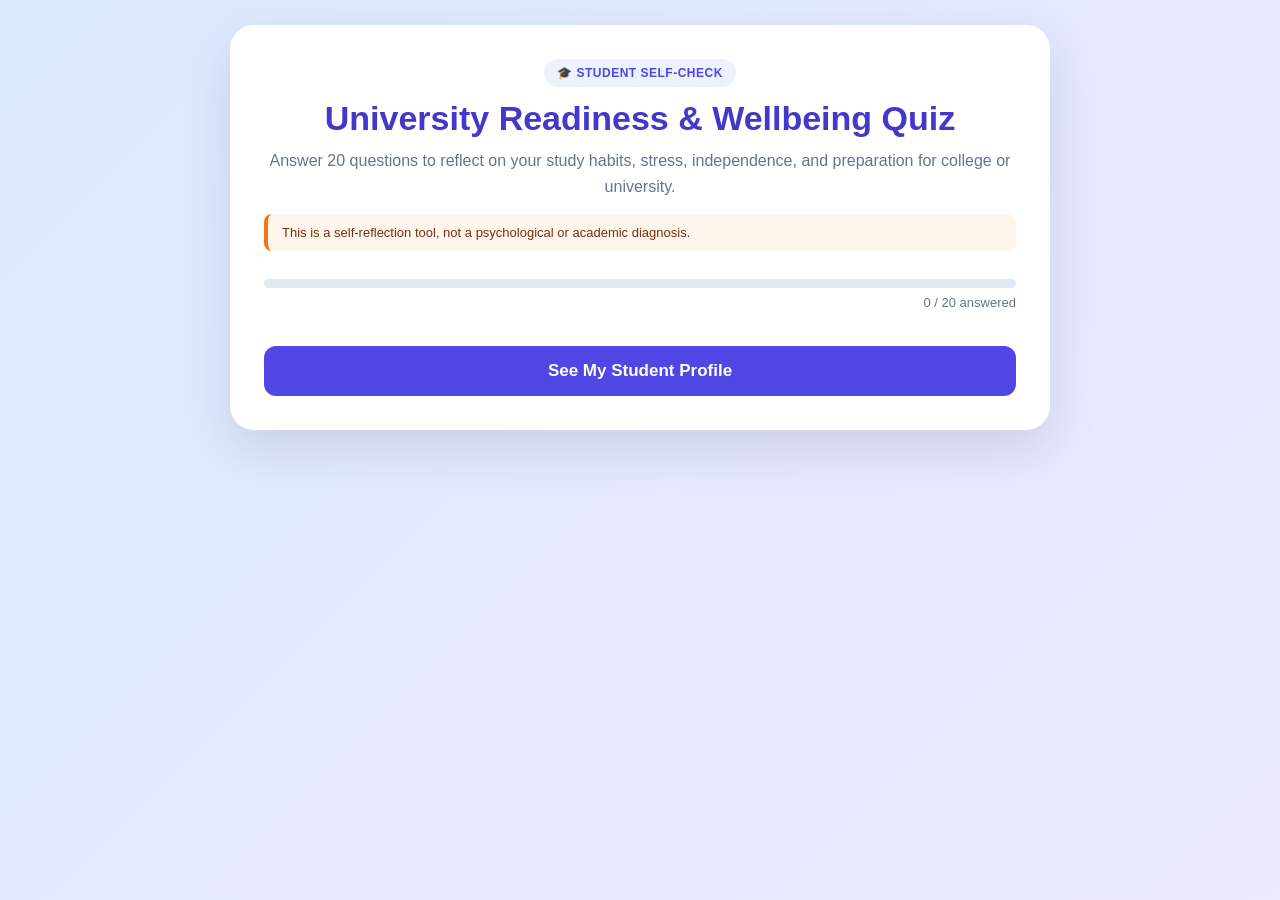
<file: index.html>
<!DOCTYPE html>
<html lang="en">
<head>
  <meta charset="UTF-8">
  <meta name="viewport" content="width=device-width, initial-scale=1.0">
  <title>University Readiness & Wellbeing Quiz</title>
  <link rel="stylesheet" href="style.css">
</head>
<body>
  <main class="container">
    <header>
      <div class="badge">🎓 STUDENT SELF-CHECK</div>
      <h1>University Readiness & Wellbeing Quiz</h1>
      <p>Answer 20 questions to reflect on your study habits, stress, independence, and preparation for college or university.</p>
      <div class="notice">This is a self-reflection tool, not a psychological or academic diagnosis.</div>
    </header>

    <div class="progress-wrap">
      <div class="progress-bar"><div id="progress"></div></div>
      <span id="progressText">0 / 20 answered</span>
    </div>

    <form id="quizForm"></form>
    <button id="submitBtn" type="button">See My Student Profile</button>

    <section id="result" class="result">
      <div class="result-icon">🎓</div>
      <h2 id="resultTitle"></h2>
      <p id="resultText"></p>

      <h3>📌 Your main areas to work on</h3>
      <ul id="areas"></ul>

      <h3>💡 Tips for university preparation</h3>
      <ul id="tips"></ul>

      <div class="next-step">
        <strong>Remember:</strong> University readiness is something you can build. You do not need to be perfect before you start.
      </div>

      <button id="restartBtn" type="button">Take Quiz Again</button>
    </section>
  </main>
  <script src="script.js"></script>
</body>
</html>
</file>
<file: style.css>
*{box-sizing:border-box;margin:0;padding:0}
body{
  min-height:100vh;
  font-family:Arial,Helvetica,sans-serif;
  background:linear-gradient(135deg,#dbeafe,#ede9fe);
  color:#1e293b;
  padding:25px 15px 50px;
}
.container{
  max-width:820px;margin:auto;background:#fff;border-radius:24px;
  padding:34px;box-shadow:0 18px 50px rgba(30,41,59,.13)
}
header{text-align:center;margin-bottom:28px}
.badge{
  display:inline-block;background:#eef2ff;color:#4f46e5;
  padding:7px 13px;border-radius:30px;font-size:12px;font-weight:700;
  letter-spacing:.5px;margin-bottom:12px
}
h1{font-size:34px;color:#4338ca;margin-bottom:10px}
header p{color:#64748b;line-height:1.6}
.notice{
  margin-top:15px;background:#fff7ed;border-left:4px solid #f97316;
  padding:11px 14px;text-align:left;border-radius:8px;color:#7c2d12;font-size:13px
}
.progress-wrap{margin:25px 0 28px}
.progress-bar{height:9px;background:#e2e8f0;border-radius:20px;overflow:hidden}
#progress{height:100%;width:0;background:#6366f1;transition:.25s}
#progressText{display:block;text-align:right;margin-top:7px;color:#64748b;font-size:13px}
.question{
  background:#f8fafc;border:1px solid #e2e8f0;border-radius:16px;
  padding:21px;margin-bottom:17px
}
.question h3{font-size:17px;line-height:1.45;margin-bottom:13px}
.question label{
  display:block;background:white;border:1px solid #e2e8f0;border-radius:10px;
  padding:11px 13px;margin:7px 0;cursor:pointer;transition:.15s
}
.question label:hover{background:#eef2ff;border-color:#818cf8}
.question input{margin-right:9px}
button{
  width:100%;border:0;border-radius:12px;padding:15px;
  background:#4f46e5;color:#fff;font-size:17px;font-weight:700;
  cursor:pointer;margin-top:8px
}
button:hover{background:#3730a3}
.result{display:none;margin-top:28px;background:#f8fafc;border-radius:18px;padding:28px}
.result-icon{text-align:center;font-size:40px}
.result h2{color:#4338ca;margin:8px 0 12px;text-align:center}
.result p{color:#475569;line-height:1.65;margin-bottom:22px}
.result h3{margin:18px 0 10px}
.result ul{padding-left:22px;color:#475569;line-height:1.65}
.result li{margin-bottom:8px}
.next-step{
  margin:22px 0;background:#eef2ff;border-left:4px solid #6366f1;
  padding:14px;border-radius:8px;line-height:1.5
}
@media(max-width:600px){
  .container{padding:21px}
  h1{font-size:26px}
  .question{padding:17px}
}
</file>
